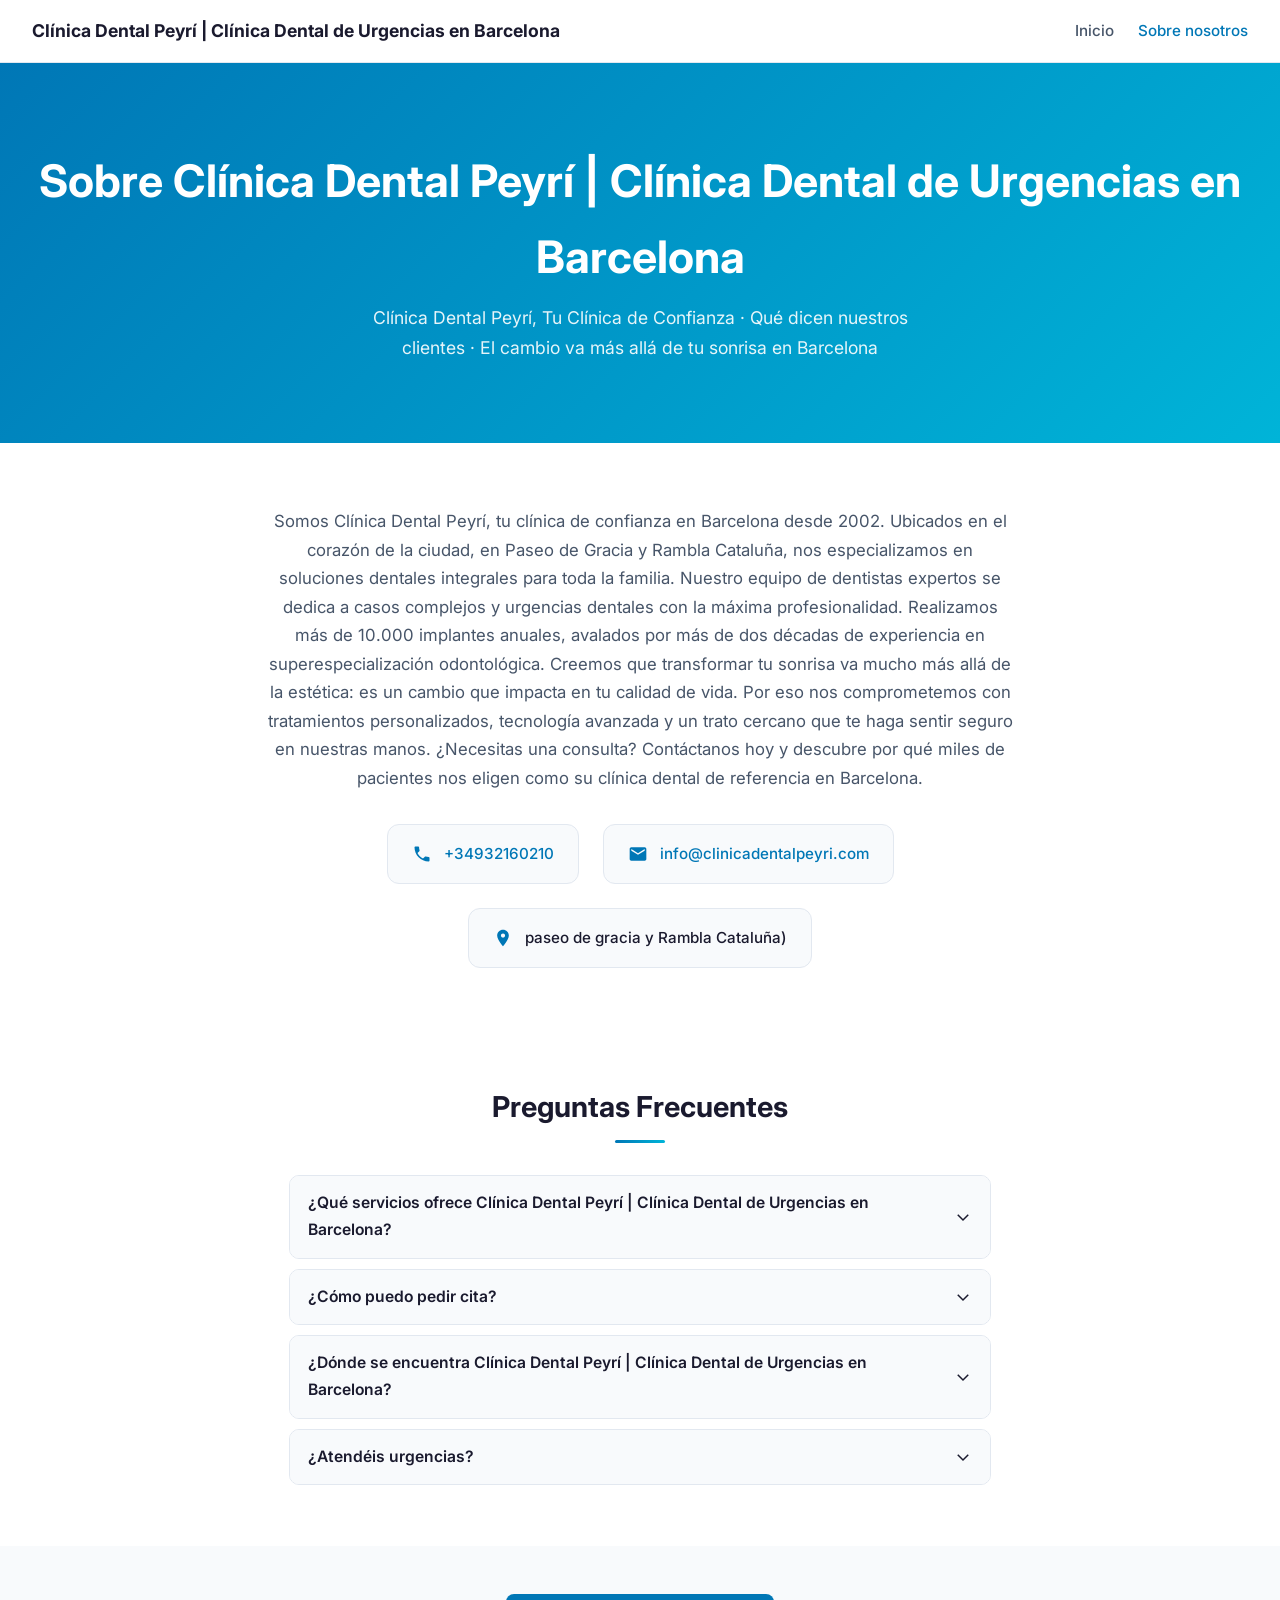
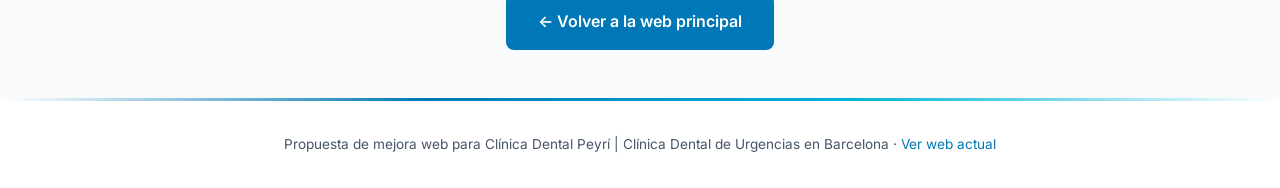
<file: nosotros.html>
<!DOCTYPE html>
<html lang="es">
<head>
<meta charset="UTF-8">
<meta name="viewport" content="width=device-width,initial-scale=1.0">
<title>Sobre Clínica Dental Peyrí | Clínica Dental de Urgencias en Barcelona | Barcelona</title>
<meta name="description" content="Conoce a Clínica Dental Peyrí | Clínica Dental de Urgencias en Barcelona en Barcelona. Clínica Dental Peyrí,
Tu Clínica de Confianza, Qué dicen nuestros clientes.">
<meta property="og:title" content="Sobre Clínica Dental Peyrí | Clínica Dental de Urgencias en Barcelona">
<meta property="og:type" content="website">
<meta property="og:locale" content="es_ES">
<meta name="robots" content="noindex,nofollow">
<link rel="preconnect" href="https://fonts.bunny.net" crossorigin>
<link href="https://fonts.bunny.net/css?family=inter:400,500,600,700&display=swap" rel="stylesheet">
<style>
*{margin:0;padding:0;box-sizing:border-box}
:root{--primary:#0077B6;--accent:#00B4D8;--text:#1a1a2e;--muted:#475569;--bg:#ffffff;--surface:#f8fafc;--border:#e2e8f0}
body{font-family:'Inter',system-ui,-apple-system,sans-serif;color:var(--text);line-height:1.7;background:var(--bg);-webkit-font-smoothing:antialiased}
a{color:var(--primary);text-decoration:none}
a:hover{text-decoration:underline}

/* NAV */
.kn-nav{background:var(--bg);border-bottom:1px solid var(--border);padding:1rem 2rem;display:flex;align-items:center;justify-content:space-between;position:sticky;top:0;z-index:100;backdrop-filter:blur(12px);background:rgba(255,255,255,0.9)}
.kn-nav-brand{font-weight:700;font-size:1.1rem;color:var(--text)}
.kn-nav-links{display:flex;gap:1.5rem;font-size:0.95rem}
.kn-nav-links a{color:var(--muted);font-weight:500;transition:color 0.2s}
.kn-nav-links a:hover,.kn-nav-links a.active{color:var(--primary);text-decoration:none}

/* HERO */
.kn-hero{background:linear-gradient(135deg,var(--primary),var(--accent));color:#fff;padding:clamp(3rem,8vw,5rem) 2rem;text-align:center}
.kn-hero h1{font-size:clamp(1.8rem,4vw,2.8rem);font-weight:700;margin-bottom:0.5rem}
.kn-hero p{font-size:1.1rem;opacity:0.9;max-width:600px;margin:0 auto}

/* ABOUT */
.kn-about{max-width:800px;margin:0 auto;padding:clamp(2.5rem,5vw,4rem) 1.5rem}
.kn-about p{font-size:1.05rem;color:var(--muted);text-align:center;margin-bottom:2rem}
.kn-contact-cards{display:flex;flex-wrap:wrap;justify-content:center;gap:1.5rem;margin-top:2rem}
.kn-card{display:flex;align-items:center;gap:0.75rem;padding:1rem 1.5rem;border:1px solid var(--border);border-radius:12px;background:var(--surface);transition:border-color 0.3s,box-shadow 0.3s}
.kn-card:hover{border-color:var(--primary);box-shadow:0 4px 12px rgba(0,0,0,0.06)}
.kn-card svg{flex-shrink:0;color:var(--primary)}
.kn-card span,.kn-card a{font-size:0.95rem;font-weight:500}

/* FAQ */
.kn-faq{max-width:750px;margin:0 auto;padding:clamp(2rem,4vw,3.5rem) 1.5rem}
.kn-faq h2{text-align:center;font-size:clamp(1.4rem,3vw,1.8rem);margin-bottom:0.5rem}
.kn-faq .sub{text-align:center;display:block;width:50px;height:3px;background:linear-gradient(90deg,var(--primary),var(--accent));margin:0 auto 2rem;border-radius:2px}
details{margin-bottom:10px;border:1px solid var(--border);border-radius:10px;overflow:hidden;transition:border-color 0.3s}
details[open]{border-color:var(--primary)}
summary{padding:14px 18px;cursor:pointer;font-weight:600;font-size:0.98rem;background:var(--surface);display:flex;justify-content:space-between;align-items:center;list-style:none;transition:background 0.2s}
summary:hover{background:#f1f5f9}
summary::-webkit-details-marker{display:none}
summary::marker{display:none}
summary svg{transition:transform 0.3s;flex-shrink:0;margin-left:12px}
details[open] summary svg{transform:rotate(180deg)}
.faq-answer{padding:0 18px 14px;color:var(--muted);font-size:0.95rem}

/* CTA */
.kn-cta{text-align:center;padding:clamp(2rem,4vw,3rem) 1.5rem;background:var(--surface)}
.kn-cta a{display:inline-block;padding:14px 32px;background:var(--primary);color:#fff;border-radius:8px;font-weight:600;font-size:1rem;transition:transform 0.2s,box-shadow 0.2s;text-decoration:none}
.kn-cta a:hover{transform:translateY(-2px);box-shadow:0 6px 20px rgba(0,0,0,0.15)}

/* FOOTER */
.kn-footer{text-align:center;padding:2rem;font-size:0.85rem;color:var(--muted);border-top:3px solid;border-image:linear-gradient(90deg,transparent,var(--primary),var(--accent),transparent) 1}

@media(max-width:600px){
  .kn-nav{padding:0.75rem 1rem}
  .kn-contact-cards{flex-direction:column;align-items:stretch}
}
</style>
</head>
<body>
<nav class="kn-nav">
  <span class="kn-nav-brand">Clínica Dental Peyrí | Clínica Dental de Urgencias en Barcelona</span>
  <div class="kn-nav-links">
    <a href="index.html">Inicio</a>
    <a href="nosotros.html" class="active">Sobre nosotros</a>
  </div>
</nav>

<div class="kn-hero">
  <h1>Sobre Clínica Dental Peyrí | Clínica Dental de Urgencias en Barcelona</h1>
  <p>Clínica Dental Peyrí,
Tu Clínica de Confianza · Qué dicen nuestros clientes · El cambio va más allá de tu sonrisa en Barcelona</p>
</div>

<section class="kn-about">
  <p>Somos Clínica Dental Peyrí, tu clínica de confianza en Barcelona desde 2002. Ubicados en el corazón de la ciudad, en Paseo de Gracia y Rambla Cataluña, nos especializamos en soluciones dentales integrales para toda la familia.

Nuestro equipo de dentistas expertos se dedica a casos complejos y urgencias dentales con la máxima profesionalidad. Realizamos más de 10.000 implantes anuales, avalados por más de dos décadas de experiencia en superespecialización odontológica.

Creemos que transformar tu sonrisa va mucho más allá de la estética: es un cambio que impacta en tu calidad de vida. Por eso nos comprometemos con tratamientos personalizados, tecnología avanzada y un trato cercano que te haga sentir seguro en nuestras manos.

¿Necesitas una consulta? Contáctanos hoy y descubre por qué miles de pacientes nos eligen como su clínica dental de referencia en Barcelona.</p>
  <div class="kn-contact-cards">
    <div class="kn-card"><svg width="20" height="20" fill="currentColor" viewBox="0 0 24 24"><path d="M6.62 10.79c1.44 2.83 3.76 5.14 6.59 6.59l2.2-2.2c.27-.27.67-.36 1.02-.24 1.12.37 2.33.57 3.57.57.55 0 1 .45 1 1V20c0 .55-.45 1-1 1-9.39 0-17-7.61-17-17 0-.55.45-1 1-1h3.5c.55 0 1 .45 1 1 0 1.25.2 2.45.57 3.57.11.35.03.74-.25 1.02l-2.2 2.2z"/></svg><a href="tel:+34932160210">+34932160210</a></div>
    <div class="kn-card"><svg width="20" height="20" fill="currentColor" viewBox="0 0 24 24"><path d="M20 4H4c-1.1 0-1.99.9-1.99 2L2 18c0 1.1.9 2 2 2h16c1.1 0 2-.9 2-2V6c0-1.1-.9-2-2-2zm0 4l-8 5-8-5V6l8 5 8-5v2z"/></svg><a href="mailto:info@clinicadentalpeyri.com">info@clinicadentalpeyri.com</a></div>
    <div class="kn-card"><svg width="20" height="20" fill="currentColor" viewBox="0 0 24 24"><path d="M12 2C8.13 2 5 5.13 5 9c0 5.25 7 13 7 13s7-7.75 7-13c0-3.87-3.13-7-7-7zm0 9.5c-1.38 0-2.5-1.12-2.5-2.5s1.12-2.5 2.5-2.5 2.5 1.12 2.5 2.5-1.12 2.5-2.5 2.5z"/></svg><span>paseo de gracia y Rambla Cataluña)</span></div>
  </div>
</section>

<section class="kn-faq">
  <h2>Preguntas Frecuentes</h2>
  <span class="sub"></span>
  
      <details>
        <summary>¿Qué servicios ofrece Clínica Dental Peyrí | Clínica Dental de Urgencias en Barcelona?<svg width="18" height="18" fill="none" stroke="currentColor" stroke-width="2" viewBox="0 0 24 24"><path d="M19 9l-7 7-7-7"/></svg></summary>
        <div class="faq-answer">Clínica Dental Peyrí | Clínica Dental de Urgencias en Barcelona ofrece una amplia gama de servicios de salud en Barcelona, incluyendo clínica dental peyrí,
tu clínica de confianza, qué dicen nuestros clientes, el cambio va más allá de tu sonrisa. Nuestro equipo proporciona atención personalizada y de calidad.</div>
      </details>
      <details>
        <summary>¿Cómo puedo pedir cita?<svg width="18" height="18" fill="none" stroke="currentColor" stroke-width="2" viewBox="0 0 24 24"><path d="M19 9l-7 7-7-7"/></svg></summary>
        <div class="faq-answer">Puedes pedir cita en Clínica Dental Peyrí | Clínica Dental de Urgencias en Barcelona llamando al +34932160210 o en info@clinicadentalpeyri.com. Visita nuestra web para más información.</div>
      </details>
      <details>
        <summary>¿Dónde se encuentra Clínica Dental Peyrí | Clínica Dental de Urgencias en Barcelona?<svg width="18" height="18" fill="none" stroke="currentColor" stroke-width="2" viewBox="0 0 24 24"><path d="M19 9l-7 7-7-7"/></svg></summary>
        <div class="faq-answer">Clínica Dental Peyrí | Clínica Dental de Urgencias en Barcelona está en paseo de gracia y Rambla Cataluña), Barcelona. Ofrecemos un entorno profesional y acogedor.</div>
      </details>
      <details>
        <summary>¿Atendéis urgencias?<svg width="18" height="18" fill="none" stroke="currentColor" stroke-width="2" viewBox="0 0 24 24"><path d="M19 9l-7 7-7-7"/></svg></summary>
        <div class="faq-answer">Para urgencias y disponibilidad, contacta directamente con Clínica Dental Peyrí | Clínica Dental de Urgencias en Barcelona llamando al +34932160210.</div>
      </details>
</section>

<div class="kn-cta">
  <a href="index.html">← Volver a la web principal</a>
</div>

<footer class="kn-footer">
  <p>Propuesta de mejora web para Clínica Dental Peyrí | Clínica Dental de Urgencias en Barcelona · <a href="https://clinicadentalpeyri.com" target="_blank" rel="noopener">Ver web actual</a></p>
</footer>
</body>
</html>
</file>
